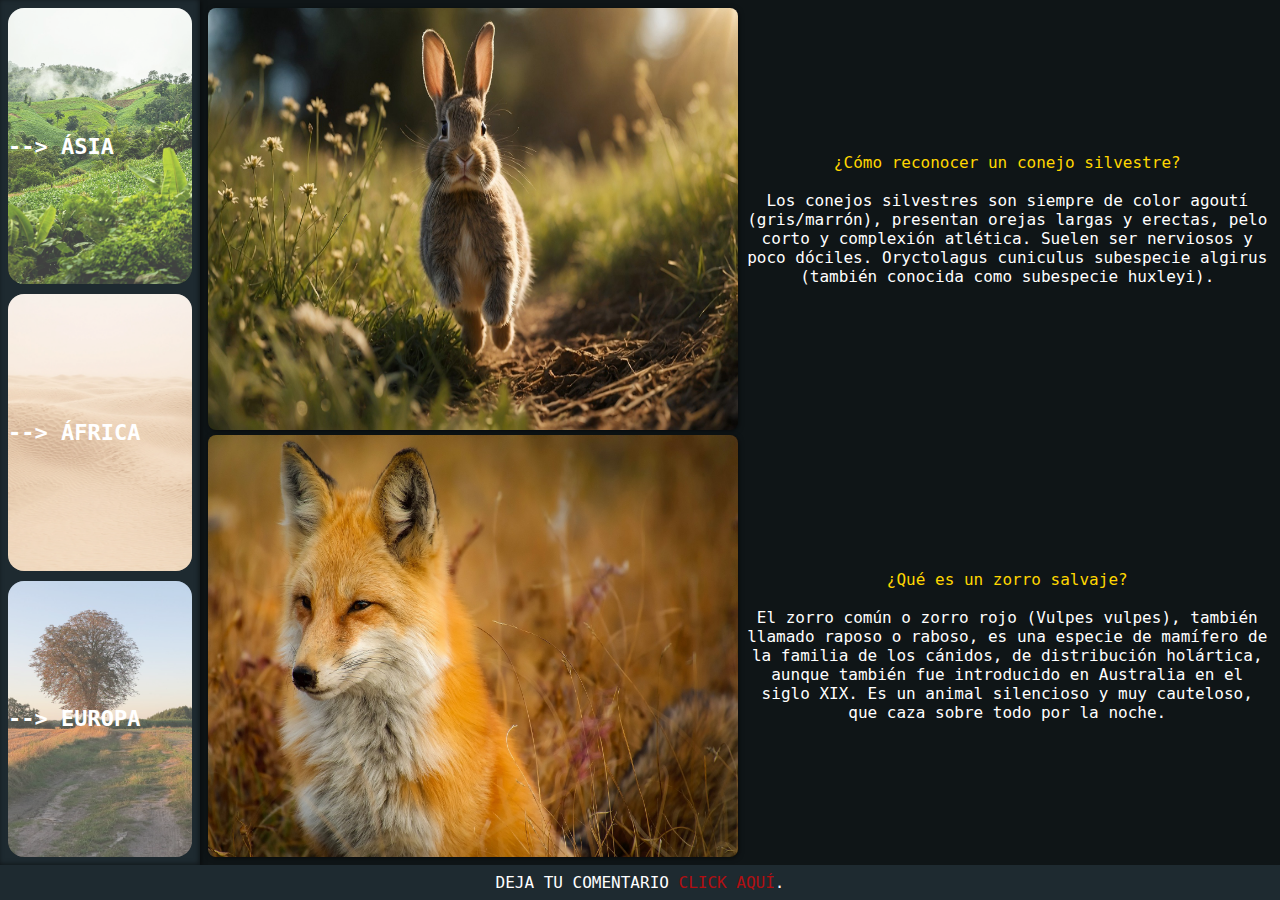
<file: index.html>
<!DOCTYPE html>
<html lang="es">
    <head>

        <meta charset="UTF-8">
        <meta name="viewport" content="width=device-width, initial-scale=1.0">
        <title>Blog</title>

        <link
        rel="stylesheet"
        href="css/style.css"
        >
        
    </head>
    <body>

        <section class="grid">

        <!-- Aside for index -->
            <aside class="[grid-area: aside]">
                    <li><a href="./html/asia.html" class="a"> --> ÁSIA</a></li>
                    <li><a href="./html/africa.html" class="a"> --> ÁFRICA</a></li>
                    <li><a href="./html/europa.html" class="a"> --> EUROPA</a></li>
            </aside>

        <!-- Main for index -->
            <main class="[grid-area: main]">
                <img src="./img/conejo.jpg" alt="ES UN CONEJO SALVAJE">
                <p>
                    <span>¿Cómo reconocer un conejo silvestre?</span> <br><br>

                    Los conejos silvestres son siempre de color agoutí (gris/marrón), presentan orejas largas y erectas, pelo corto y complexión atlética. Suelen ser nerviosos y poco dóciles. Oryctolagus cuniculus subespecie algirus (también conocida como subespecie huxleyi).
                </p>

                <img src="./img/zorro.jpg" alt="ES UN ZORRO SALVAJE">
                <p>
                    <span>¿Qué es un zorro salvaje?</span> <br><br>

                    El zorro común o zorro rojo (Vulpes vulpes), también llamado raposo o raboso, es una especie de mamífero de la familia de los cánidos, de distribución holártica, aunque también fue introducido en Australia en el siglo XIX. Es un animal silencioso y muy cauteloso, que caza sobre todo por la noche.
                </p>
            </main>

        <!-- Footer for index -->
            <footer class="[grid-area: footer]">
                <p>Deja tu comentario
                <a href="./coment.html">Click Aquí</a>.</p>
            </footer>
            
        </section>

    </body>
</html>
</file>
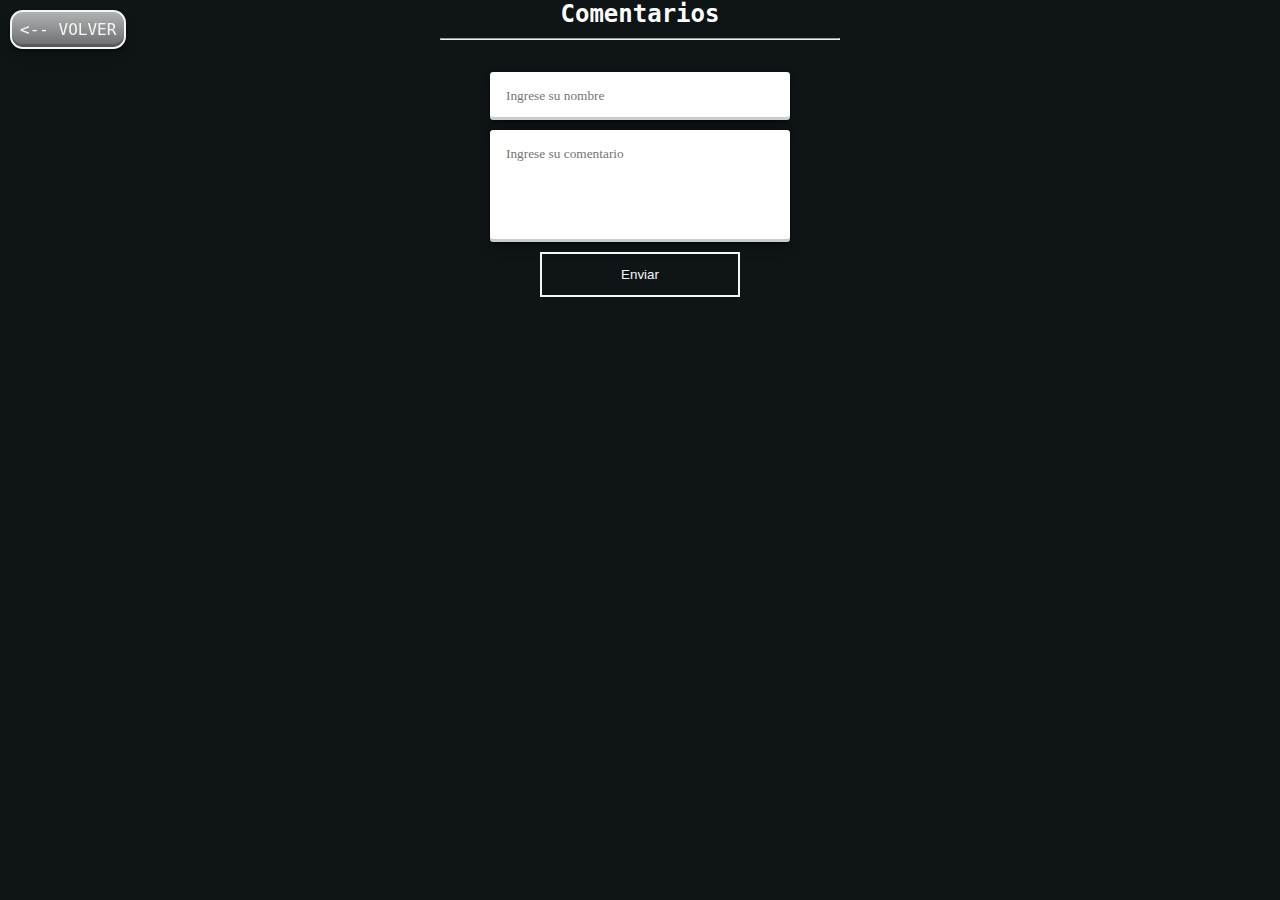
<file: coment.html>
<!DOCTYPE html>
<html lang="es">
    <head>
        <meta charset="UTF-8">
        <meta name="viewport" content="width=device-width, initial-scale=1.0">
        <title>Comentarios</title>

        <link
        rel="stylesheet"
        href="./css/style.css"
        >
        
    </head>
    <body>

        <a class="backComentario" href="./index.html"><-- volver</a>
        <a class="small-screen" href="./index.html"><-- volver</a>

        <h2>Comentarios</h2>

        <div
        class="contenedorComentarios"
        id="contenedorComentarios">
        <hr>
    <!-- AQUÍ IRAN LOS COMENTARIOS -->
        </div>

        <section class="comentario">
            <input class="nombre" type="text" placeholder="Ingrese su nombre" value="" maxlength="10">
            <textarea class="comentarioUsuario" placeholder="Ingrese su comentario" rows="5" id="myTextarea" value="" maxlength="35"></textarea>
            <button id="boton" type="button">Enviar</button>
        </section>


        <script src="./js/main.js"></script>
    </body>
</html>
</file>
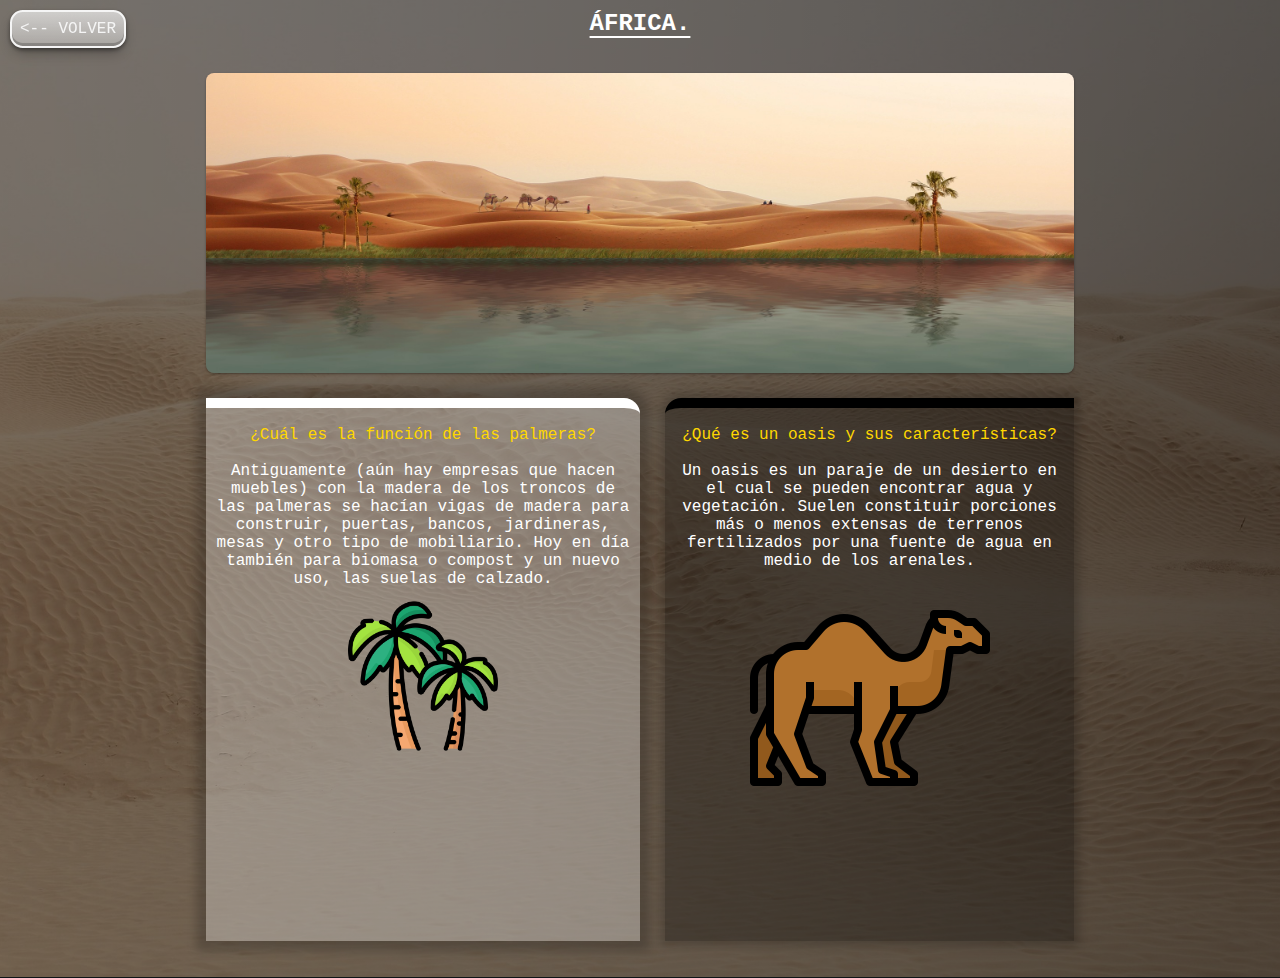
<file: html/africa.html>
<!DOCTYPE html>
<html lang="en">
    <head>
        <meta charset="UTF-8">
        <meta name="viewport" content="width=device-width, initial-scale=1.0">
        <title>África</title>

        <link
        rel="stylesheet"
        href="../css/style.css"
        >
        
    </head>
    <body class="body-africa">

        <a class="backComentario" href="../index.html"><-- volver</a>
        <a class="small-screen" href="../index.html"><-- volver</a>

        
        <h2 class="h2Continentes">ÁFRICA.</h2>
        <section class="africa">

            <!-- PRIMER CONTENEDOR -->
            <div class="[grid-area: firstAfrica]">
                <img src="../img/oasisAfrica.jpg" alt="ES UN oasis">
            </div>

            <!-- SEGUNDO CONTENEDOR -->
            <div class="[grid-area: secondAfrica]">
                <p><span>¿Cuál es la función de las palmeras?</span> <br><br>
                    Antiguamente (aún hay empresas que hacen muebles) con la madera de los troncos de las palmeras se hacían vigas de madera para construir, puertas, bancos, jardineras, mesas y otro tipo de mobiliario. Hoy en día también para biomasa o compost y un nuevo uso, las suelas de calzado.
                </p>
                <img src="../img/palmeraAfrica.png" alt="ES UN PNG DE UNA PALMERA">
            </div>

            <!-- TERCER CONTENEDOR -->
            <div class="[grid-area: thirdAfrica]">
                <p><span>¿Qué es un oasis y sus características?</span> <br><br>
                    Un oasis es un paraje de un desierto en el cual se pueden encontrar agua y vegetación. Suelen constituir porciones más o menos extensas de terrenos fertilizados por una fuente de agua en medio de los arenales.
                </p>
                <img src="../img/camelloAfrica.png" alt="ES UN PNG DE UN CAMELLO">
            </div>

        </section>
    </body>
</html>
</file>
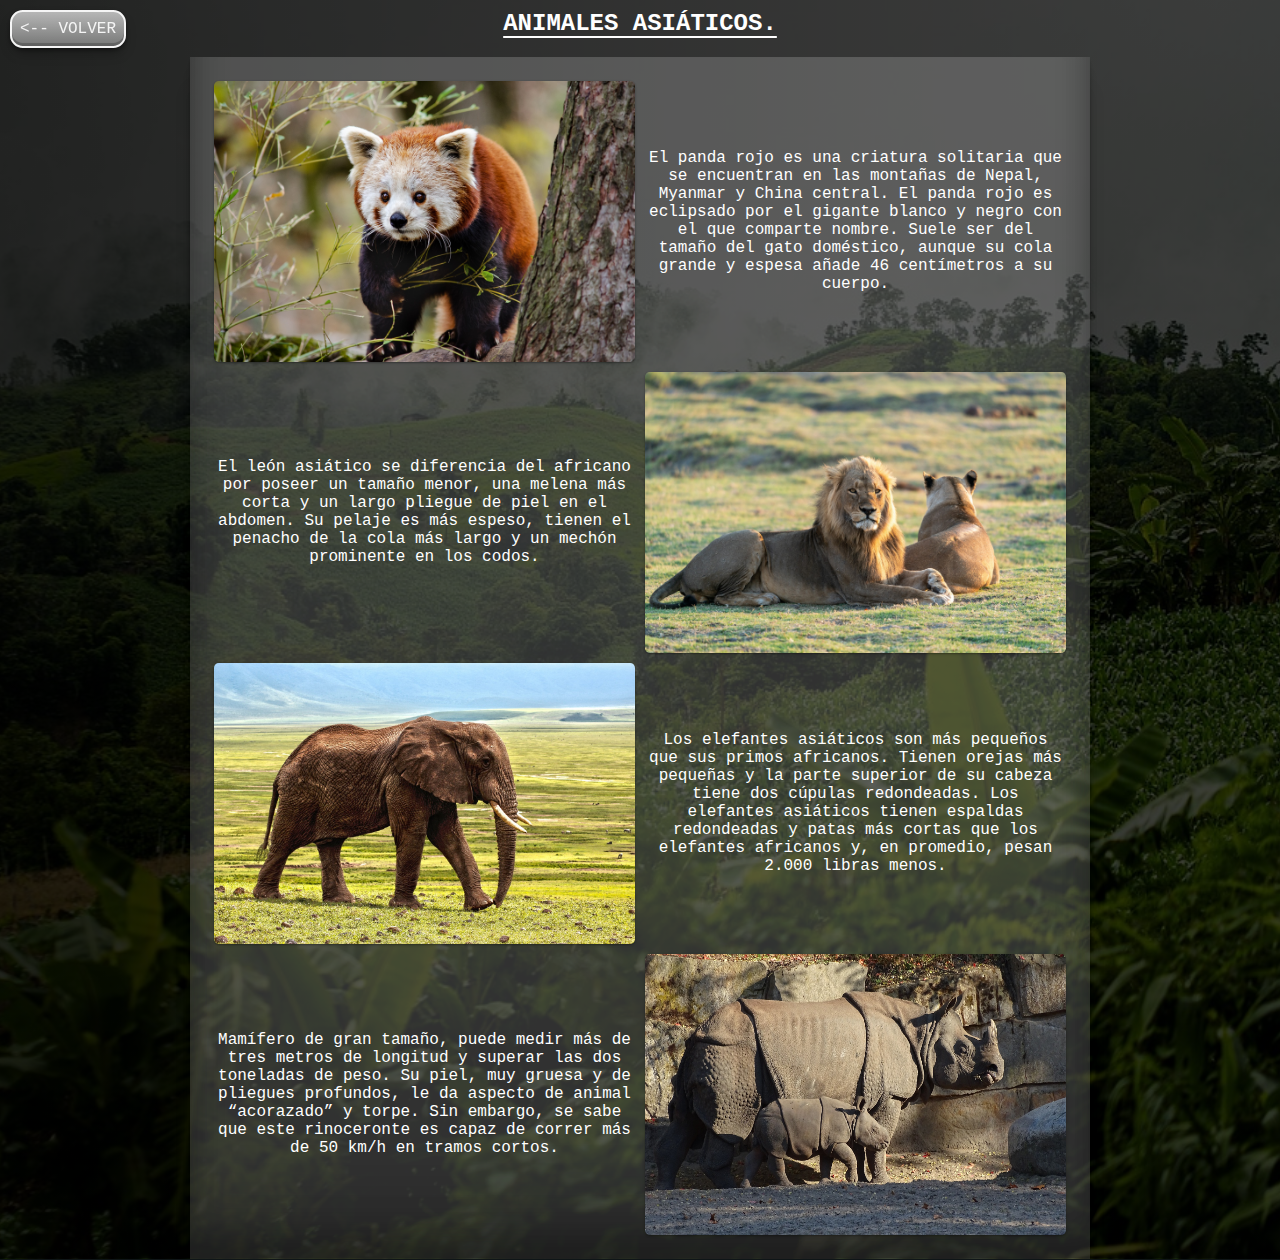
<file: html/asia.html>
<!DOCTYPE html>
<html lang="en">
    <head>
        <meta charset="UTF-8">
        <meta name="viewport" content="width=device-width, initial-scale=1.0">
        <title>Asia</title>
        
        <link
        rel="stylesheet"
        href="../css/style.css"
        >
        
    </head>
    <body class="body-asia">

        <a class="backComentario" href="../index.html"><-- volver</a>
        <a class="small-screen" href="../index.html"><-- volver</a>

        <h2 class="h2Continentes">ANIMALES ASIÁTICOS.</h2>
        
        <section class="asia">

            <!-- ROW 1 -->
            <img src="../img/pandaRojoAsia.jpg" alt="ES UN PANDA ROJO.">
            <p>El panda rojo es una criatura solitaria que se encuentran en las montañas de Nepal, Myanmar y China central. El panda rojo es eclipsado por el gigante blanco y negro con el que comparte nombre. Suele ser del tamaño del gato doméstico, aunque su cola grande y espesa añade 46 centímetros a su cuerpo.</p>

            <!-- ROW 2 -->
            <p>El león asiático se diferencia del africano por poseer un tamaño menor, una melena más corta y un largo pliegue de piel en el abdomen. Su pelaje es más espeso, tienen el penacho de la cola más largo y un mechón prominente en los codos.</p>
            <img src="../img/leonAsia.jpg" alt="ES UN LEON ASIÁTICO CON UNA LEONA.">

            <!-- ROW 3 -->
            <img src="../img/elefanteAsia.jpg" alt="ES UN ELEFANTE ASIÁTICO.">
            <p>Los elefantes asiáticos son más pequeños que sus primos africanos. Tienen orejas más pequeñas y la parte superior de su cabeza tiene dos cúpulas redondeadas. Los elefantes asiáticos tienen espaldas redondeadas y patas más cortas que los elefantes africanos y, en promedio, pesan 2.000 libras menos.</p>

            <!-- ROW 4 -->
            <p>Mamífero de gran tamaño, puede medir más de tres metros de longitud y superar las dos toneladas de peso. Su piel, muy gruesa y de pliegues profundos, le da aspecto de animal “acorazado” y torpe. Sin embargo, se sabe que este rinoceronte es capaz de correr más de 50 km/h en tramos cortos.</p>
            <img src="../img/rinoceronteAsia.jpg" alt="ES UN RINOCERONTE ASIÁTICO.">

        </section>

    </body>
</html>
</file>
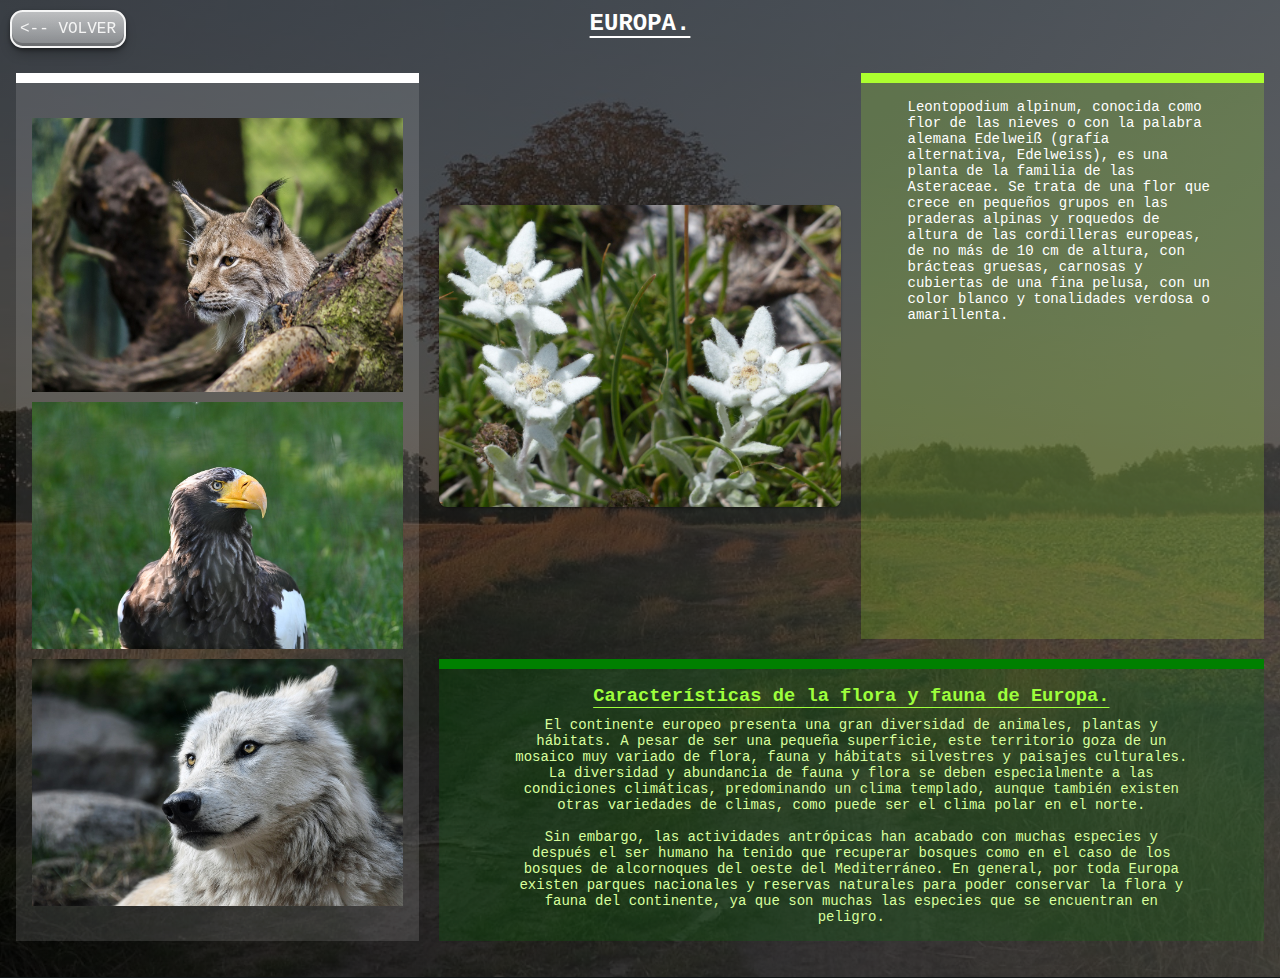
<file: html/europa.html>
<!DOCTYPE html>
<html lang="en">
    <head>
        <meta charset="UTF-8">
        <meta name="viewport" content="width=device-width, initial-scale=1.0">
        <title>Europa</title>
        
        <link
        rel="stylesheet"
        href="../css/style.css"
        >
        
    </head>
    <body class="body-europa">

        <a class="backComentario" href="../index.html"><-- volver</a>
        <a class="small-screen" href="../index.html"><-- volver</a>

        <h2 class="h2Continentes">EUROPA.</h2>

        <section class="europa">

            <div class="[grid-area: firstEuropa]">
                <img src="../img/linceEuropa.jpg" alt="">
                <img src="../img/pigargoEuropa.jpg" alt="">
                <img src="../img/loboEuropa.jpg" alt="">
            </div>

            <div class="[grid-area: secondEuropa]">
                <img src="../img/florEuropa.jpg" alt="FLOR DE LAS NIEVES">
            </div>

            <div class="[grid-area: thirdEuropa]">
                <p>Leontopodium alpinum, conocida como flor de las nieves o con la palabra alemana Edelweiß (grafía alternativa, Edelweiss), es una planta de la familia de las Asteraceae. Se trata de una flor que crece en pequeños grupos en las praderas alpinas y roquedos de altura de las cordilleras europeas, de no más de 10 cm de altura, con brácteas gruesas, carnosas y cubiertas de una fina pelusa, con un color blanco y tonalidades verdosa o amarillenta.

                </p>
            </div>

            <div class="[grid-area: fourthEuropa]">
                <h3>Características de la flora y fauna de Europa.</h3>
                <p>
                    El continente europeo presenta una gran diversidad de animales, plantas y hábitats. A pesar de ser una pequeña superficie, este territorio goza de un mosaico muy variado de flora, fauna y hábitats silvestres y paisajes culturales. La diversidad y abundancia de fauna y flora se deben especialmente a las condiciones climáticas, predominando un clima templado, aunque también existen otras variedades de climas, como puede ser el clima polar en el norte. <br><br>
                    
                    Sin embargo, las actividades antrópicas han acabado con muchas especies y después el ser humano ha tenido que recuperar bosques como en el caso de los bosques de alcornoques del oeste del Mediterráneo. En general, por toda Europa existen parques nacionales y reservas naturales para poder conservar la flora y fauna del continente, ya que son muchas las especies que se encuentran en peligro.
                </p>
            </div>

        </section>
    </body>
</html>
</file>
<file: css/style.css>
/*FOR ALL*/
* {
    margin: 0;
    padding: 0;
    box-sizing: border-box;
}

body {
    color: white;
    background-color: #0f1517;
    font-family: 'Fira Code', monospace, sans-serif;
    height: auto;
}

h2 {
    text-align: center;
    margin-bottom: 10px;
}
/*********/

/*GRID INDEX*/
.grid {
    position: relative;
    min-height: 100vh;
    display: grid;
    grid-template-areas: 
    "aside main main"
    "footer footer footer";
    grid-template-columns: 200px 1fr;
    grid-template-rows: 1fr auto;
}

.a {
    color: #ffffff;
    text-decoration: none;
    background-color: #ffffff40;
    border-radius: 1rem;
    z-index: 1;
}

.a:hover {
    color: #000000;
}

/*GRID ASIDE*/
.grid aside {
    grid-area: aside;
    display: grid;
    grid-template-rows: repeat(3, 1fr);
    background-color: #1E2A30;
    padding: .5rem;
    gap: 10px;
    box-shadow: inset -1px -1px 5px rgba(0, 0, 0, .5), 1px 1px 5px rgba(0, 0, 0, .5);
}

.grid aside li {
    display: flex;
    align-items: center;
    justify-items: center;
    width: 100%;
}

.grid aside li a {
    font-size: 22px;
    font-weight: 600;
    place-content: center;
    width: 100%;
    height: 100%;
}

.grid aside li:first-child {
    background-image: url(../img/asia.jpg);
    background-size: cover;
    background-position: center;
    background-repeat: no-repeat;
    border-radius: 1rem;
    transition: all 100ms ease-in;
}

.grid aside li:first-child:hover {
    filter: blur(1px);
}

.grid aside li:nth-child(2) {
    background-image: url(../img/africa.jpg);
    background-size: cover;
    background-position: center;
    background-repeat: no-repeat;
    border-radius: 1rem;
    transition: all 100ms ease-in;
}

.grid aside li:nth-child(2):hover {
    filter: blur(1px);
}

.grid aside li:nth-child(3) {
    background-image: url(../img/europa.jpg);
    background-size: cover;
    background-position: center;
    background-repeat: no-repeat;
    border-radius: 1rem;
    transition: all 100ms ease-in;
}

.grid aside li:nth-child(3):hover {
    filter: blur(1px);
}
/************/

/*GRID MAIN*/
.grid main {
    display: grid;
    grid-template-columns: 1fr 1fr;
    grid-template-rows: 1fr 1fr;
    grid-area: main;
    padding: .5rem;
    gap: 5px;
}

.grid main img {
    width: 100%;
    height: 100%;
    border-radius: .5rem;
    box-shadow: inset -1px -1px 5px rgba(0, 0, 0, .5), 1px 1px 5px rgba(0, 0, 0, .5);
}

.grid main p {
    align-self: center;
    text-align: center;
}

.grid main p span {
    color: #FFD700;
}
/***********/

/*GRID FOOTER*/
.grid footer {
    grid-area: footer;
    background-color: #1E2A30;
    padding: .5rem;
    gap: 5px;
}

.grid footer p {
    text-align: center;
    text-transform: uppercase;
}

.grid footer p a {
    color: #ff0000ab;
    text-decoration: none;
    transition: all 300ms ease;
}

.grid footer p a:hover {
    color: #ff0000;
    font-weight: bold;
}
/*************/

/*MEDIA QUERIES*/
@media (max-width: 1000px) {
    .grid {
        grid-template-areas: 
        "aside"
        "main"
        "footer";
        grid-template-columns: 1fr;
        grid-template-rows: auto 1fr auto;
    }

    .grid aside {
        grid-area: aside;
        background-color: #1E2A30;
        padding: 1rem;
        gap: 7px;
        border-radius: 0;
    }

    .grid aside li a {
        padding: 1rem;
        font-size: 18px;
    }

    .grid main {
        grid-area: main;
        grid-template-columns: 1fr;
        grid-template-rows: repeat(1, 1fr auto 1fr auto);
        padding: .5rem;
        gap: 5px;
    }

    .grid main img {
        width: 100%;
        height: 100%;
        border-radius: .5rem;
        box-shadow: inset -1px -1px 5px rgba(0, 0, 0, .5), 1px 1px 5px rgba(0, 0, 0, .5);
    }
}
/***************/

/*COMENTARIO*/
.comentario {
    margin: 0 auto;
    padding: 2rem;
    width: 100%;
    max-width: 800px;
    display: grid;
    grid-template-columns: 1fr;
    grid-template-rows: auto auto auto;
    gap: 10px;
}

.comentario input {
    border-radius: .2rem;
    outline: none;
    margin: 0 auto;
    width: 100%;
    max-width: 300px;
    padding: 1rem;
    border: none;
    font-family: 'Fira Code';
    box-shadow: rgba(0, 0, 0, 0.4) 0px 2px 4px, rgba(0, 0, 0, 0.3) 0px 7px 13px -3px, rgba(0, 0, 0, 0.2) 0px -3px 0px inset;
}

.comentario textarea {
    border-radius: .2rem;
    margin: 0 auto;
    width: 100%;
    max-width: 300px;
    padding: 1rem;
    font-family: 'Fira Code';
    overflow: hidden;
    resize: none;
    outline: none;
    border: none;
    box-shadow: rgba(0, 0, 0, 0.4) 0px 2px 4px, rgba(0, 0, 0, 0.3) 0px 7px 13px -3px, rgba(0, 0, 0, 0.2) 0px -3px 0px inset;
}

.comentario button {
    cursor: pointer;
    margin: 0 auto;
    width: 100%;
    max-width: 200px;
    padding: .8rem;
    background: transparent;
    border: 2px solid whitesmoke;
    color: whitesmoke;
}

/*COMENTARIO USUARIOS*/
.contenedorComentarios {
    display: flex;
    flex-direction: column;
    gap: 20px;
    margin: 0 auto;
    width: 100%;
    max-width: 400px;
    min-width: 400px;
    text-align: center;
}

.contenedorComentarios h4 {
    color: #00fffb;
    text-decoration: underline 2px white;
    text-underline-offset: 7px;
}

.contenedorComentarios button {
    cursor: pointer;
    margin: 0 auto;
    padding: .5rem;
    width: 20%;
    color: whitesmoke;
    outline: none;
    border: 2px solid whitesmoke;
    background: transparent;
}
/*********************/

/* <A> COMENTARIO */
.backComentarioMenor {
    display: none;
    position: fixed;
}
.backComentario {
    text-transform: uppercase;
    position: fixed;
    left: 10px;
    top: 10px;
    padding: .5rem;
    color: whitesmoke;
    text-decoration: none;
    border-radius: .8rem;
    border: 2px solid whitesmoke;
    background: linear-gradient(0deg, rgba(245, 245, 245, 0.4) 0%, rgba(245, 245, 245, 0.7) 100%);
    box-shadow: rgba(0, 0, 0, 0.4) 0px 2px 4px, rgba(0, 0, 0, 0.3) 0px 7px 13px -3px, rgba(0, 0, 0, 0.2) 0px -3px 0px inset;
    transition: all 200ms linear;
}

.small-screen  {
    margin-bottom: 10px;
    min-width: 100%;
    position: relative;
    display: none;
    padding: .5rem;
    color: whitesmoke;
    text-decoration: none;
    border-radius: .8rem;
    border: 2px solid whitesmoke;
    background: linear-gradient(0deg, rgba(245, 245, 245, 0.2) 0%, rgba(245, 245, 245, 0.3) 100%);
    box-shadow: rgba(0, 0, 0, 0.4) 0px 2px 4px, rgba(0, 0, 0, 0.3) 0px 7px 13px -3px, rgba(0, 0, 0, 0.2) 0px -3px 0px inset;
    transition: all 200ms linear;
}

.backComentario:hover,.small-screen:hover {
    font-weight: 600;
    color: black;
    background-color: #ffffff;
}
/******************/

/*MEDIA QUERIES*/
@media only screen and (max-width: 676px) {
    .small-screen {
        display: block;
        position: fixed;
    }
    .backComentario {
        display: none;
    }
}
/***************/

/*ASIA*/
.body-asia {
    min-height: 100vh;
    background-image: linear-gradient(90deg, rgba(0, 0, 0, 0.85) 0%, rgba(0, 0, 0, 0.75) 100%), url(../img/asia.jpg);
    background-size: cover;
    background-position: center;
    background-repeat: no-repeat;
}

.h2Continentes {
    text-align: center;
    margin-top: 10px;
    margin-bottom: 20px;
    text-decoration: underline 2px white;
    text-underline-offset: 6px;
}

/*ASIA GRID*/
.asia {
    margin: 0 auto;
    width: 100%;
    max-width: 900px;
    padding: 1.5rem;
    display: grid;
    grid-template-columns: repeat(2, 1fr);
    grid-template-rows: repeat(3, 1fr);
    grid-auto-rows: 1fr;
    gap: 10px;
    background-color: rgba(245, 245, 245, 0.2);
    box-shadow: rgba(0, 0, 0, 0.17) 0px -23px 25px 0px inset, rgba(0, 0, 0, 0.15) 0px -36px 30px 0px inset, rgba(0, 0, 0, 0.1) 0px -79px 40px 0px inset, rgba(0, 0, 0, 0.06) 0px 2px 1px, rgba(0, 0, 0, 0.09) 0px 4px 2px, rgba(0, 0, 0, 0.09) 0px 8px 4px, rgba(0, 0, 0, 0.09) 0px 16px 8px, rgba(0, 0, 0, 0.09) 0px 32px 16px;
}

.asia p {
    display: flex;
    align-items: center;
    text-align: center;
}

.asia img {
    width: 100%;
    height: 100%;
    border-radius: .3rem;
    box-shadow: rgba(0, 0, 0, 0.12) 0px 1px 3px, rgba(0, 0, 0, 0.24) 0px 1px 2px;
}
/***********/

/*AFRICA*/
.body-africa {
    min-height: 100vh;
    background-image: linear-gradient(90deg, rgba(0, 0, 0, 0.50) 0%, rgba(0, 0, 0, 0.65) 100%), url(../img/africa.jpg);
    background-size: cover;
    background-position: center;
    background-repeat: no-repeat;
}

/*AFRICA GRID*/
.africa {
    padding: 1rem;
    margin: auto;
    margin-bottom: 20px;
    width: 100%;
    max-width: 900px;
    min-height: 100vh;
    display: grid;
    grid-template-areas: 
    "firstAfrica firstAfrica firstAfrica"
    "secondAfrica secondAfrica thirdAfrica"
    ;
    grid-template-columns: 1fr 1fr 2fr;
    grid-template-rows: 300px auto;
    gap: 25px;
}

.africa div:nth-child(1) {
    grid-area: firstAfrica;
    display: flex;
    place-content: center;
}

.africa div:nth-child(1) img {
    width: 100%;
    border-radius: .5rem;
    box-shadow: rgba(0, 0, 0, 0.12) 0px 1px 3px, rgba(0, 0, 0, 0.24) 0px 1px 2px;
}

.africa div:nth-child(2) {
    padding: .5rem;
    text-align: center;
    display: flex;
    flex-direction: column;
    align-items: center;
    grid-area: secondAfrica;
    border-top: 10px solid rgb(255, 255, 255);
    border-top-right-radius: 1rem;
    background-color: rgba(255, 255, 255, 0.3);
    box-shadow: 0px 0px 10px 10px rgb(0, 0, 0, .2);
}

.africa div:nth-child(2) p {
    margin-top: 10px;
}

.africa div:nth-child(2) p span {
    margin-bottom: 20px;
    color: #FFD700;
}

.africa div:nth-child(2) img {
    margin-top: .8rem;
    width: 150px;
    height: auto;
}

.africa div:nth-child(3) {
    padding: .5rem;
    text-align: center;
    grid-area: thirdAfrica;
    display: flex;
    flex-direction: column;
    align-items: center;
    border-top-left-radius: 1rem;
    border-top: 10px solid rgb(0, 0, 0);
    background-color: rgba(0, 0, 0, 0.3);
    box-shadow: 0px 0px 10px 5px rgb(0, 0, 0, .2);
}

.africa div:nth-child(3) p {
    margin-top: 10px;
}

.africa div:nth-child(3) p span {
    margin-bottom: 20px;
    color: #FFD700;
}
/*************/

/*MEDIA QUERIES*/
@media (max-width: 800px) {
    .africa {
        grid-template-areas: 
        "firstAfrica firstAfrica firstAfrica"
        "thirdAfrica thirdAfrica thirdAfrica"
        "secondAfrica secondAfrica secondAfrica"
        ;
        grid-template-columns: 1fr 1fr 1fr;
        grid-template-rows: 300px auto auto;
    }

    .africa div:nth-child(1) img {
        border-radius: 0;
    }

    .africa div:nth-child(2), .africa div:nth-child(3) {
        border-top-right-radius: 0;
        border-top-left-radius: 0;
    }
}
/***************/

/*EUROPA*/
.body-europa {
    min-height: 100vh;
    background-image: linear-gradient(90deg, rgba(0, 0, 0, 0.7) 0%, rgba(61, 60, 60, 0.8) 100%), url(../img/europa.jpg);
    background-size: cover;
    background-position: center;
    background-repeat: no-repeat;
}

/*EUROPA GRID*/
.europa {
    padding: 1rem;
    margin: auto;
    margin-bottom: 20px;
    width: 100%;
    min-height: 100vh;
    display: grid;
    grid-template-columns: repeat(3, 1fr); /*100% / 1fr 1fr 1fr */
    grid-template-areas: 
    "firstEuropa secondEuropa thirdEuropa"
    "firstEuropa fourthEuropa fourthEuropa"
    ;
    gap: 20px;
    grid-template-rows: 1fr auto;
}

.europa div:first-child {
    grid-area: firstEuropa;
    padding: 1rem;
    display: flex;
    flex-direction: column;
    place-content: center;
    gap: 10px;
    border-top: 10px solid #fff;
    background-color: #ffffff20;
}

.europa div:first-child img {
    width: 100%;
}

.europa div:nth-child(2) {
    grid-area: secondEuropa;
    display: flex;
    flex-direction: column;
    place-content: center;
}

.europa div:nth-child(2) img {
    width: 100%;
    border-radius: .5rem;
    box-shadow: rgba(0, 0, 0, 0.12) 0px 1px 3px, rgba(0, 0, 0, 0.24) 0px 1px 2px;
}

.europa div:nth-child(3) {
    grid-area: thirdEuropa;
    border-top: 10px solid greenyellow;
    background-color: rgba(173, 255, 47, 0.2);
}

.europa div:nth-child(3) p {
    margin: auto;
    width: 85%;
    padding: 1rem;
    font-size: 14px;
    color: rgb(255, 255, 255);

}

.europa div:nth-child(4) {
    grid-area: fourthEuropa;
    padding: 1rem;
    text-align: center;
    border-top: 10px solid green;
    background-color: rgba(0, 128, 0, 0.2);
}

.europa div:nth-child(4) h3 {
    font-weight: bold;
    color: rgb(157, 255, 60);
    margin-bottom: 10px;
    text-decoration: underline;
    text-underline-offset: 6px;
}

.europa div:nth-child(4) p {
    margin: auto;
    width: 85%;
    font-size: 14px;
    color: rgb(216, 255, 157);
}
/*************/

/*MEDIA QUERIES*/
@media (max-width: 800px) {
    .europa {
        grid-template-areas: 
        "fourthEuropa fourthEuropa fourthEuropa"
        "firstEuropa firstEuropa firstEuropa"
        "secondEuropa secondEuropa secondEuropa"
        "thirdEuropa thirdEuropa thirdEuropa"
        ;
        grid-template-columns: 1fr 1fr 1fr;
        grid-template-rows: 1fr auto auto auto;
    }

    .europa div:first-child {
        border-top: 0;
    }

    .europa div:nth-child(3) {
        border-top: 0;
    }

    .europa div:nth-child(4) {
        border-top: 0;
    }
}
/***************/
</file>
